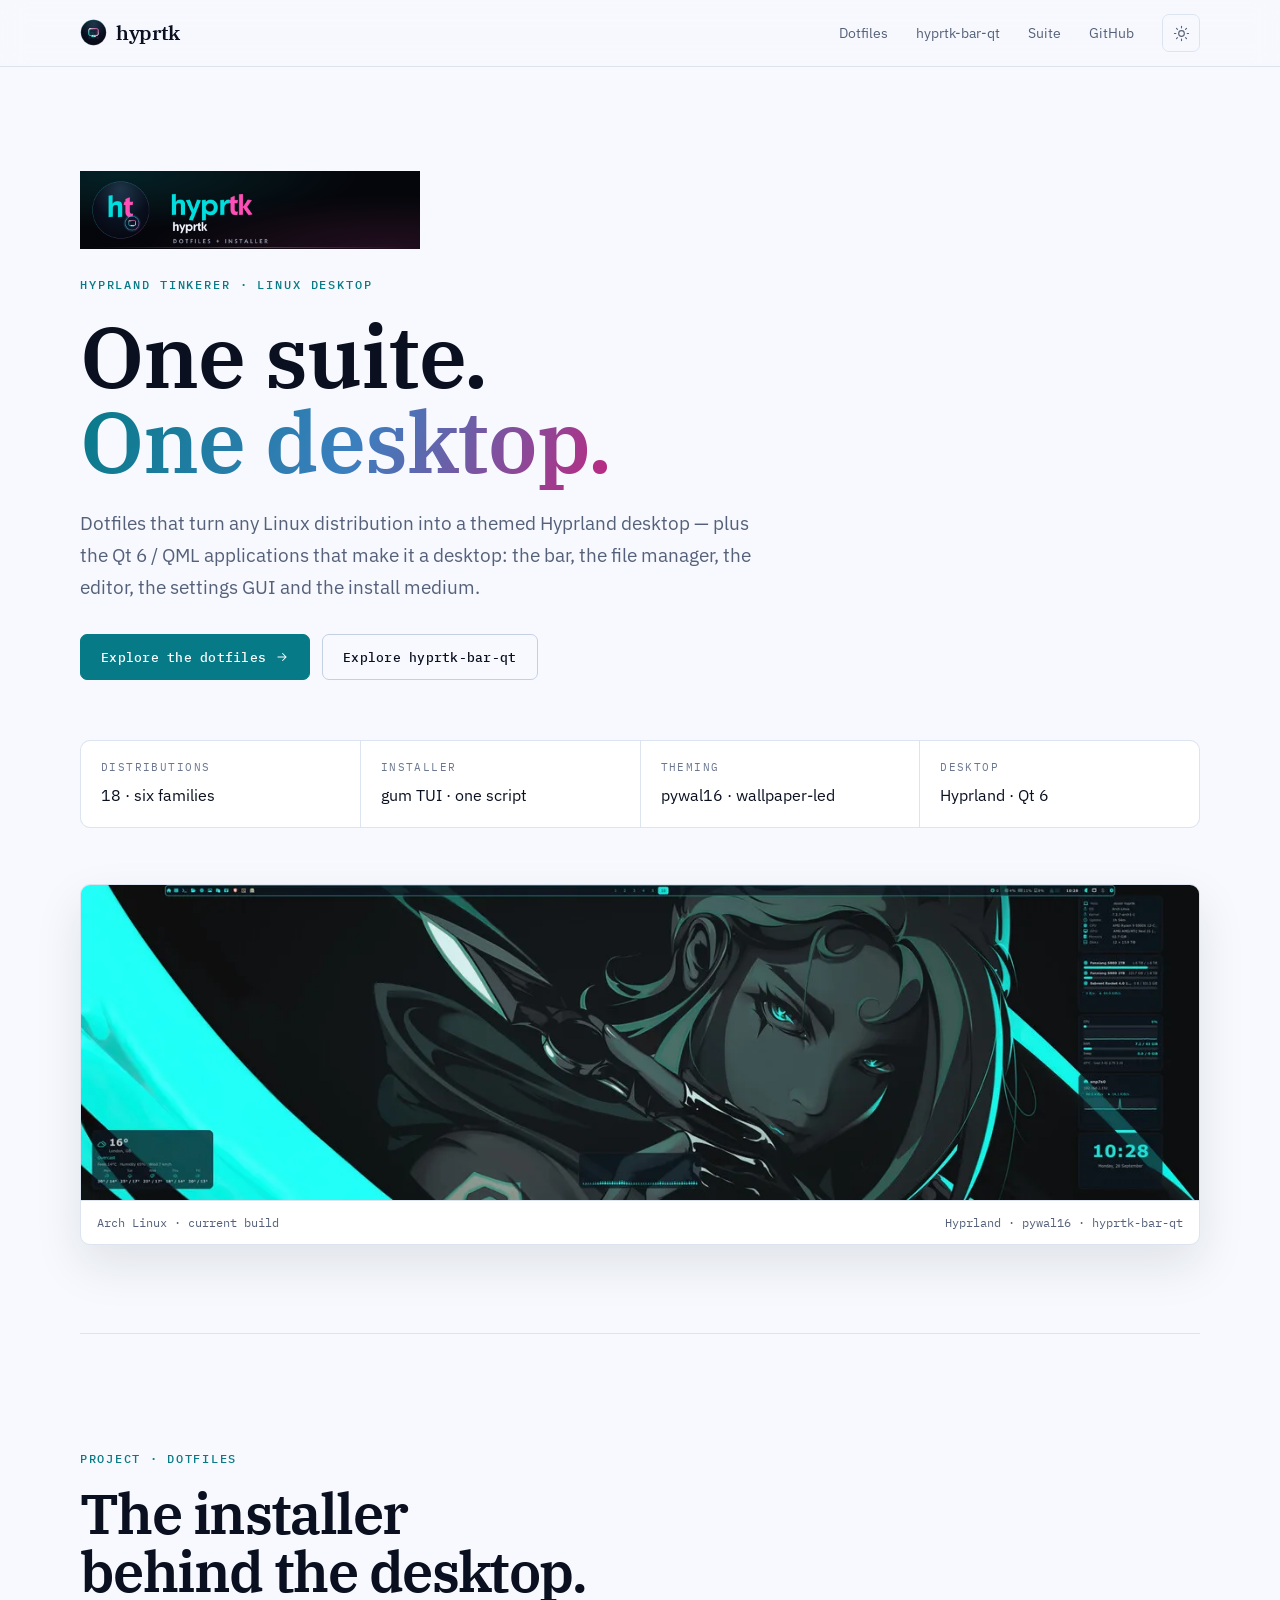
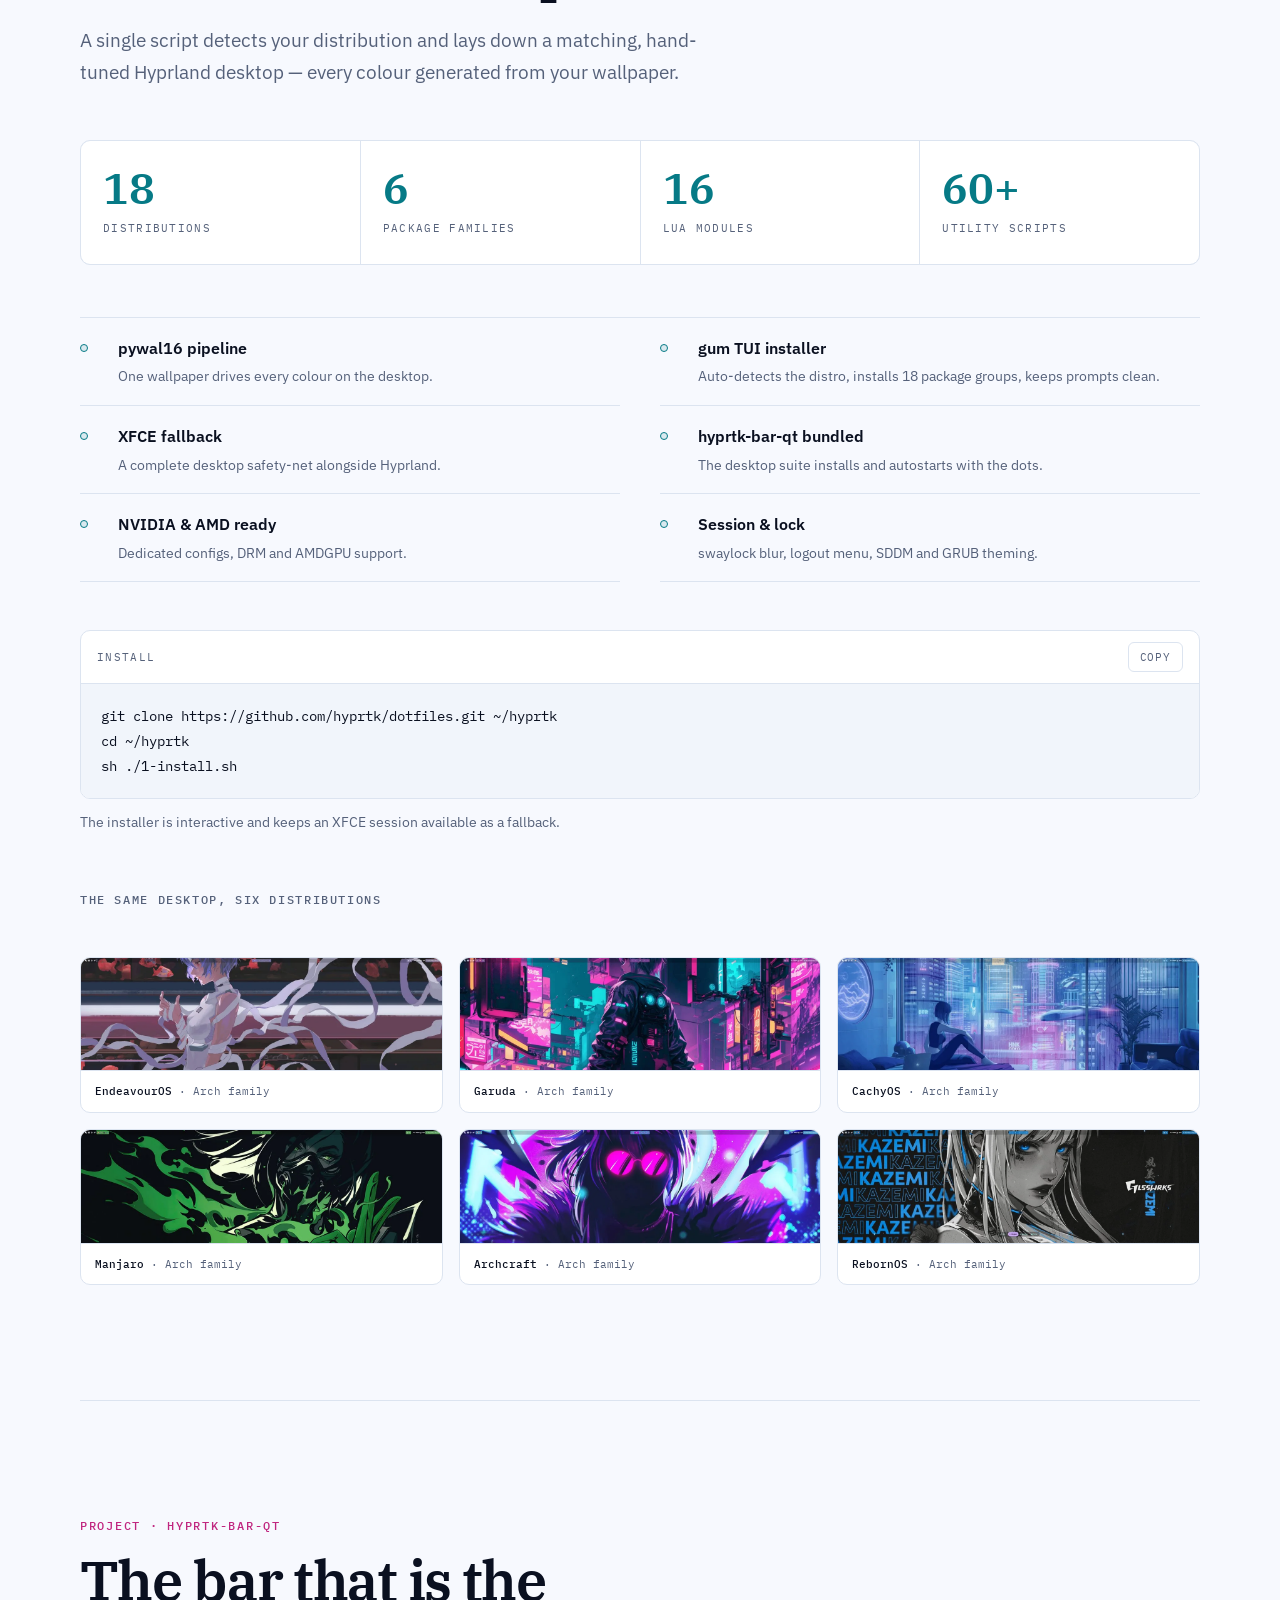
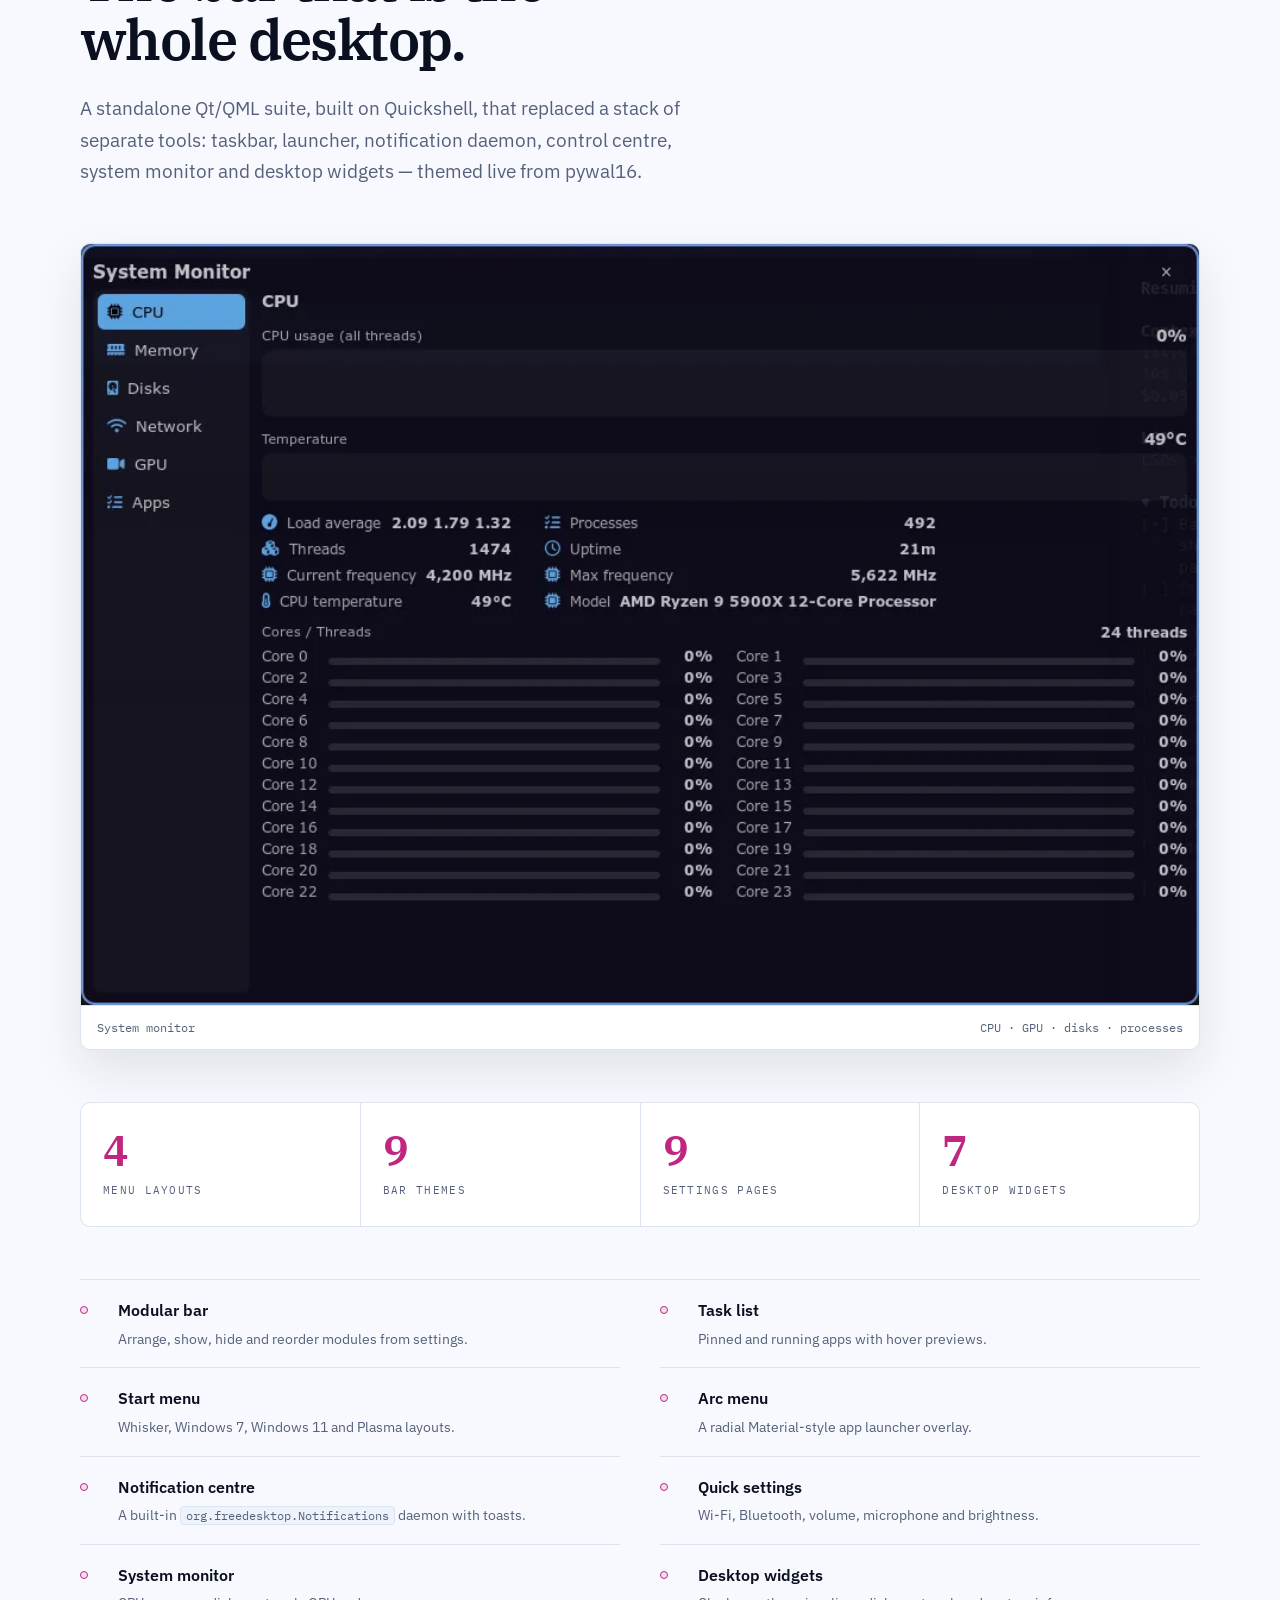
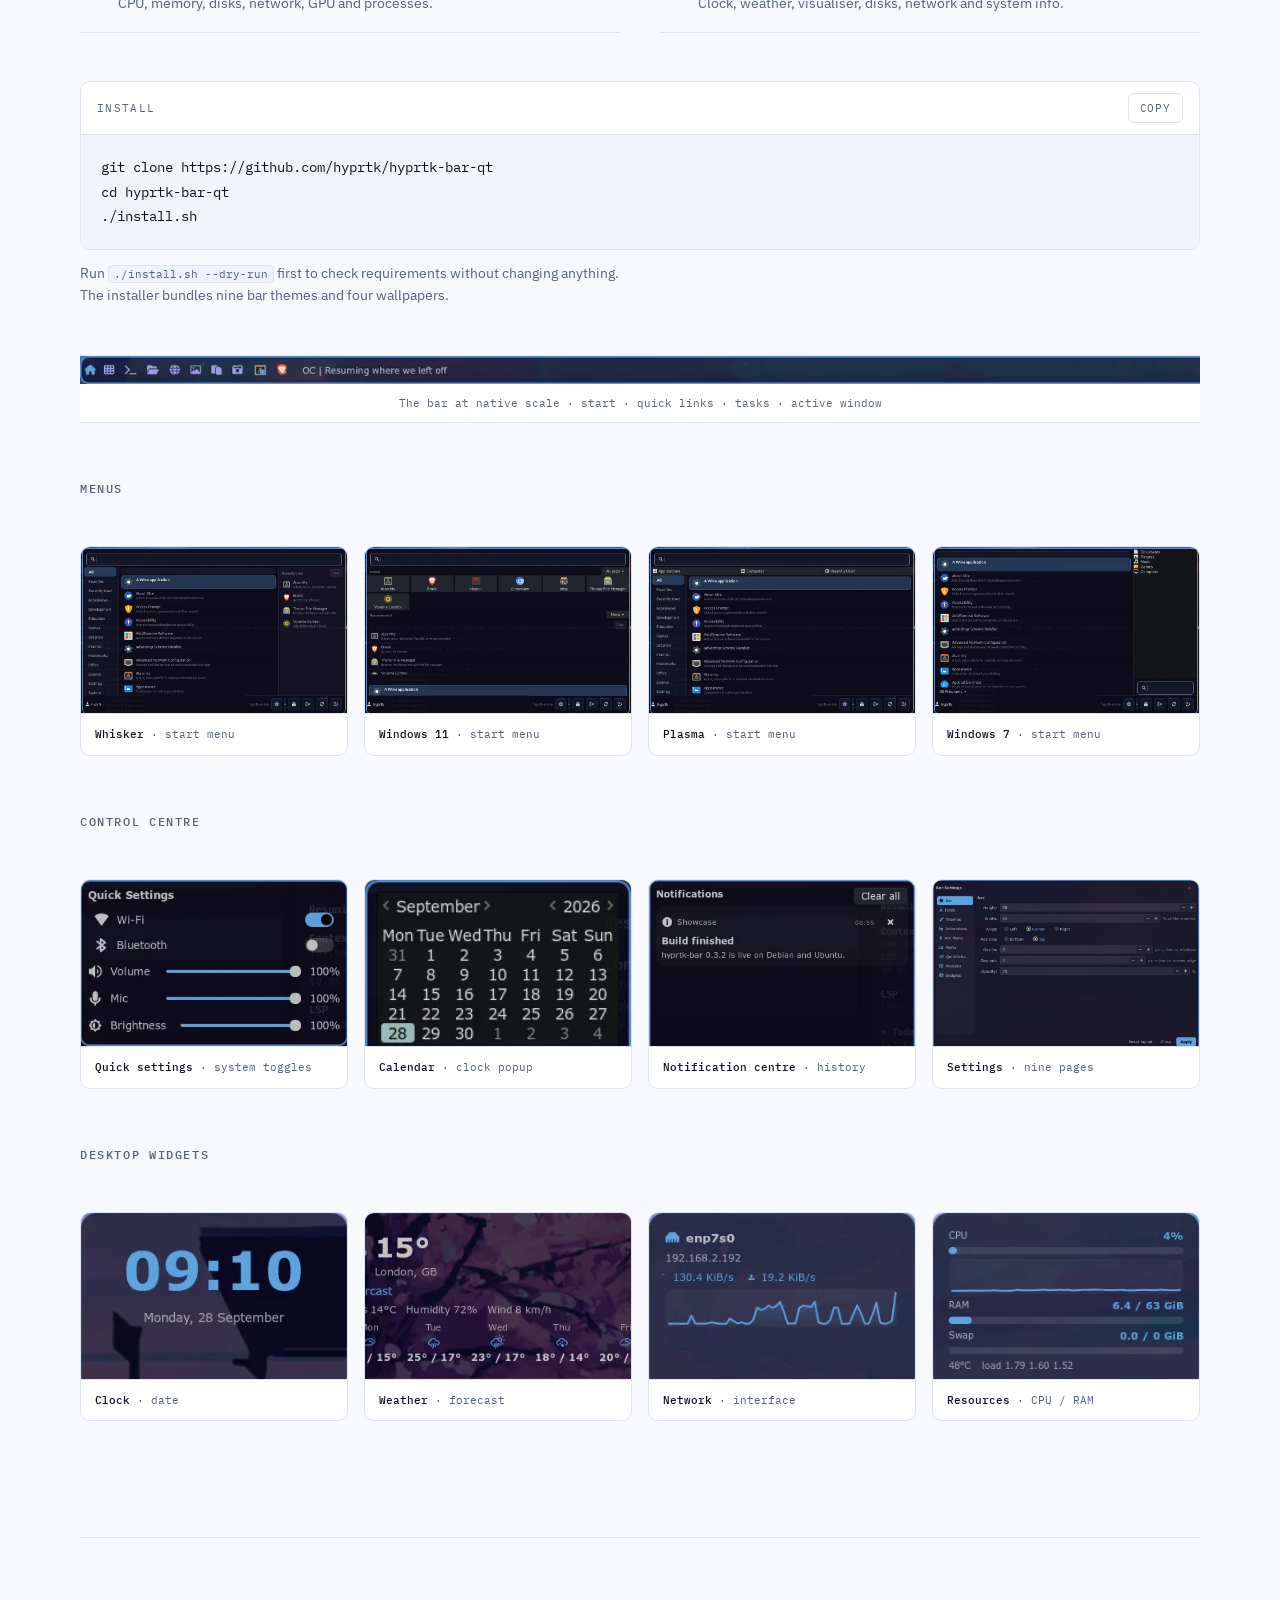
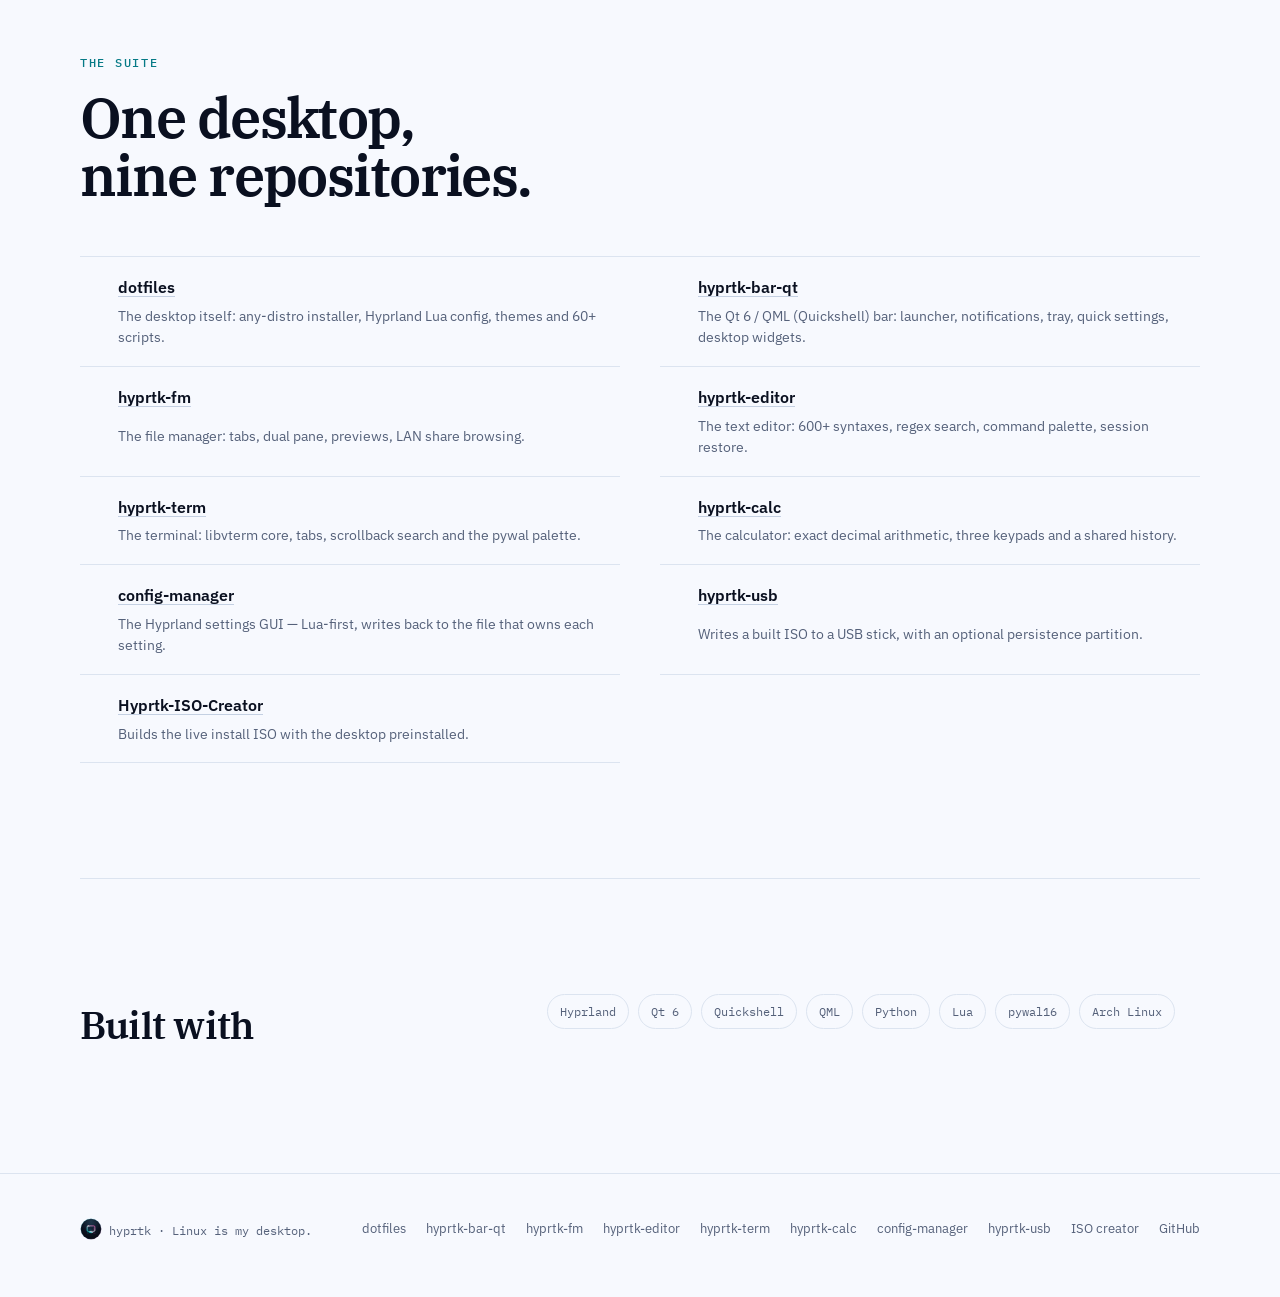
<file: index.html>
<!DOCTYPE html>
<html lang="en" data-theme="dark">
<head>
  <meta charset="utf-8">
  <meta name="viewport" content="width=device-width, initial-scale=1">
  <title>hyprtk — One suite. One desktop.</title>
  <meta name="description" content="hyprtk: Hyprland dotfiles that install a themed desktop on 18 Linux distributions, plus the Qt/QML apps that live on it — bar, file manager, editor, terminal, calculator, settings and install medium.">
  <link rel="canonical" href="https://hyprtk.github.io/">
  <meta name="theme-color" content="#05060b">
  <meta name="color-scheme" content="dark light">

  <meta property="og:type" content="website">
  <meta property="og:site_name" content="hyprtk">
  <meta property="og:title" content="hyprtk — One suite. One desktop.">
  <meta property="og:description" content="One suite, one desktop: Hyprland dotfiles for 18 Linux distributions and the Qt/QML apps that live on it.">
  <meta property="og:url" content="https://hyprtk.github.io/">
  <meta property="og:image" content="https://hyprtk.github.io/assets/img/og.jpg">
  <meta property="og:image:width" content="1200">
  <meta property="og:image:height" content="630">
  <meta name="twitter:card" content="summary_large_image">

  <link rel="icon" href="assets/favicon.svg" type="image/svg+xml">
  <link rel="preload" href="assets/fonts/ibm-plex-sans-var.woff2" as="font" type="font/woff2" crossorigin>
  <link rel="preload" href="assets/fonts/ibm-plex-serif-600-normal.woff2" as="font" type="font/woff2" crossorigin>
  <link rel="stylesheet" href="assets/css/fonts.css">
  <link rel="stylesheet" href="assets/css/styles.css">

  <script>
    (function () {
      var t;
      try { t = localStorage.getItem('theme'); } catch (e) {}
      if (t !== 'light' && t !== 'dark') {
        t = window.matchMedia && window.matchMedia('(prefers-color-scheme: light)').matches ? 'light' : 'dark';
      }
      document.documentElement.setAttribute('data-theme', t);
    })();
  </script>
</head>
<body id="top">
  <a class="skip-link" href="#main">Skip to content</a>

  <header class="site-header">
    <div class="wrap header-inner">
      <a class="brand" href="#top" aria-label="hyprtk, back to top">hyprtk</a>
      <nav class="site-nav" aria-label="Primary">
        <a href="#dotfiles">Dotfiles</a>
        <a href="#bar">hyprtk-bar-qt</a>
        <a href="#suite">Suite</a>
        <a class="nav-github" href="https://github.com/hyprtk">GitHub</a>
        <button class="theme-toggle" type="button" aria-label="Switch to light theme">
          <svg class="icon-moon" viewBox="0 0 24 24" fill="none" stroke="currentColor" stroke-width="1.6" stroke-linecap="round" stroke-linejoin="round" aria-hidden="true"><path d="M20 14.5A8.5 8.5 0 0 1 9.5 4a8.5 8.5 0 1 0 10.5 10.5z"/></svg>
          <svg class="icon-sun" viewBox="0 0 24 24" fill="none" stroke="currentColor" stroke-width="1.6" stroke-linecap="round" stroke-linejoin="round" aria-hidden="true"><circle cx="12" cy="12" r="4"/><path d="M12 2v2M12 20v2M4.9 4.9l1.4 1.4M17.7 17.7l1.4 1.4M2 12h2M20 12h2M4.9 19.1l1.4-1.4M17.7 6.3l1.4-1.4"/></svg>
        </button>
      </nav>
    </div>
  </header>

  <main id="main">
    <section class="wrap hero" aria-labelledby="hero-title">
      <img class="hero-lockup" src="assets/img/brand-banner.png" width="420" height="96" alt="hyprtk — the wordmark and the v09 mark" fetchpriority="high">
      <p class="eyebrow">Hyprland tinkerer · Linux desktop</p>
      <h1 id="hero-title">One suite.<br><span class="grad">One desktop.</span></h1>
      <p class="lede">Dotfiles that turn any Linux distribution into a themed Hyprland desktop — plus the Qt 6 / QML applications that make it a desktop: the bar, the file manager, the editor, the settings GUI and the install medium.</p>
      <div class="actions">
        <a class="btn" href="#dotfiles">Explore the dotfiles
          <svg viewBox="0 0 24 24" fill="none" stroke="currentColor" stroke-width="1.8" stroke-linecap="round" stroke-linejoin="round" aria-hidden="true"><path d="M5 12h14M13 6l6 6-6 6"/></svg>
        </a>
        <a class="btn btn--ghost" href="#bar">Explore hyprtk-bar-qt</a>
      </div>

      <dl class="specs">
        <div class="spec"><dt>Distributions</dt><dd>18 · six families</dd></div>
        <div class="spec"><dt>Installer</dt><dd>gum TUI · one script</dd></div>
        <div class="spec"><dt>Theming</dt><dd>pywal16 · wallpaper-led</dd></div>
        <div class="spec"><dt>Desktop</dt><dd>Hyprland · Qt 6</dd></div>
      </dl>

      <figure class="shot">
        <img src="assets/img/desktop-arch.webp" width="1280" height="360" fetchpriority="high" alt="An Arch Linux desktop: the hyprtk-bar-qt along the top, a pywal16-tinted wallpaper, a clock in the lower right and a weather widget in the lower left.">
        <figcaption>
          <span>Arch Linux · current build</span>
          <span>Hyprland · pywal16 · hyprtk-bar-qt</span>
        </figcaption>
      </figure>
    </section>

    <section class="wrap section project--cyan" id="dotfiles" aria-labelledby="dotfiles-title">
      <div class="section-head">
        <p class="kicker">Project · dotfiles</p>
        <h2 id="dotfiles-title">The installer behind the desktop.</h2>
        <p class="lede">A single script detects your distribution and lays down a matching, hand-tuned Hyprland desktop — every colour generated from your wallpaper.</p>
      </div>

      <div class="stats">
        <div class="stat"><b>18</b><span>Distributions</span></div>
        <div class="stat"><b>6</b><span>Package families</span></div>
        <div class="stat"><b>16</b><span>Lua modules</span></div>
        <div class="stat"><b>60+</b><span>Utility scripts</span></div>
      </div>

      <ul class="features">
        <li><strong>pywal16 pipeline</strong><span>One wallpaper drives every colour on the desktop.</span></li>
        <li><strong>gum TUI installer</strong><span>Auto-detects the distro, installs 18 package groups, keeps prompts clean.</span></li>
        <li><strong>XFCE fallback</strong><span>A complete desktop safety-net alongside Hyprland.</span></li>
        <li><strong>hyprtk-bar-qt bundled</strong><span>The desktop suite installs and autostarts with the dots.</span></li>
        <li><strong>NVIDIA &amp; AMD ready</strong><span>Dedicated configs, DRM and AMDGPU support.</span></li>
        <li><strong>Session &amp; lock</strong><span>swaylock blur, logout menu, SDDM and GRUB theming.</span></li>
      </ul>

      <div class="install">
        <div class="install-head">
          <span>Install</span>
          <button class="copy" type="button" data-copy="#code-dotfiles">Copy</button>
        </div>
        <pre><code id="code-dotfiles">git clone https://github.com/hyprtk/dotfiles.git ~/hyprtk
cd ~/hyprtk
sh ./1-install.sh</code></pre>
      </div>
      <p class="note">The installer is interactive and keeps an XFCE session available as a fallback.</p>

      <h3 class="subhead">The same desktop, six distributions</h3>
      <div class="gallery">
        <figure class="thumb"><img src="assets/img/desktop-endeavouros.webp" width="1280" height="360" loading="lazy" decoding="async" alt="The hyprtk desktop on EndeavourOS."><figcaption><b>EndeavourOS</b> · Arch family</figcaption></figure>
        <figure class="thumb"><img src="assets/img/desktop-garuda.webp" width="1280" height="360" loading="lazy" decoding="async" alt="The hyprtk desktop on Garuda Linux."><figcaption><b>Garuda</b> · Arch family</figcaption></figure>
        <figure class="thumb"><img src="assets/img/desktop-cachyos.webp" width="1280" height="360" loading="lazy" decoding="async" alt="The hyprtk desktop on CachyOS."><figcaption><b>CachyOS</b> · Arch family</figcaption></figure>
        <figure class="thumb"><img src="assets/img/desktop-manjaro.webp" width="1280" height="360" loading="lazy" decoding="async" alt="The hyprtk desktop on Manjaro."><figcaption><b>Manjaro</b> · Arch family</figcaption></figure>
        <figure class="thumb"><img src="assets/img/desktop-archcraft.webp" width="1280" height="360" loading="lazy" decoding="async" alt="The hyprtk desktop on Archcraft."><figcaption><b>Archcraft</b> · Arch family</figcaption></figure>
        <figure class="thumb"><img src="assets/img/desktop-rebornos.webp" width="1280" height="360" loading="lazy" decoding="async" alt="The hyprtk desktop on RebornOS."><figcaption><b>RebornOS</b> · Arch family</figcaption></figure>
      </div>
    </section>

    <section class="wrap section project--purple" id="bar" aria-labelledby="bar-title">
      <div class="section-head">
        <p class="kicker">Project · hyprtk-bar-qt</p>
        <h2 id="bar-title">The bar that is the whole desktop.</h2>
        <p class="lede">A standalone Qt/QML suite, built on Quickshell, that replaced a stack of separate tools: taskbar, launcher, notification daemon, control centre, system monitor and desktop widgets — themed live from pywal16.</p>
      </div>

      <figure class="shot">
        <img src="assets/img/system-monitor.webp" width="940" height="640" loading="lazy" decoding="async" alt="The hyprtk-bar-qt system monitor showing CPU, memory, GPU, disk and network usage with a process list.">
        <figcaption>
          <span>System monitor</span>
          <span>CPU · GPU · disks · processes</span>
        </figcaption>
      </figure>

      <div class="stats">
        <div class="stat"><b>4</b><span>Menu layouts</span></div>
        <div class="stat"><b>9</b><span>Bar themes</span></div>
        <div class="stat"><b>9</b><span>Settings pages</span></div>
        <div class="stat"><b>7</b><span>Desktop widgets</span></div>
      </div>

      <ul class="features">
        <li><strong>Modular bar</strong><span>Arrange, show, hide and reorder modules from settings.</span></li>
        <li><strong>Task list</strong><span>Pinned and running apps with hover previews.</span></li>
        <li><strong>Start menu</strong><span>Whisker, Windows 7, Windows 11 and Plasma layouts.</span></li>
        <li><strong>Arc menu</strong><span>A radial Material-style app launcher overlay.</span></li>
        <li><strong>Notification centre</strong><span>A built-in <code>org.freedesktop.Notifications</code> daemon with toasts.</span></li>
        <li><strong>Quick settings</strong><span>Wi-Fi, Bluetooth, volume, microphone and brightness.</span></li>
        <li><strong>System monitor</strong><span>CPU, memory, disks, network, GPU and processes.</span></li>
        <li><strong>Desktop widgets</strong><span>Clock, weather, visualiser, disks, network and system info.</span></li>
      </ul>

      <div class="install">
        <div class="install-head">
          <span>Install</span>
          <button class="copy" type="button" data-copy="#code-bar">Copy</button>
        </div>
        <pre><code id="code-bar">git clone https://github.com/hyprtk/hyprtk-bar-qt
cd hyprtk-bar-qt
./install.sh</code></pre>
      </div>
      <p class="note">Run <code>./install.sh --dry-run</code> first to check requirements without changing anything. The installer bundles nine bar themes and four wallpapers.</p>

      <figure class="strip">
        <img src="assets/img/bar-detail.webp" width="1400" height="35" loading="lazy" decoding="async" alt="A close crop of hyprtk-bar-qt at native scale: quick links, the start button, task list and the active window.">
        <figcaption>The bar at native scale · start · quick links · tasks · active window</figcaption>
      </figure>

      <h3 class="subhead">Menus</h3>
      <div class="gallery gallery--4">
        <figure class="thumb"><img src="assets/img/menu-whisker.webp" width="920" height="580" loading="lazy" decoding="async" alt="The Whisker-style start menu with categories, an app list and recently used applications."><figcaption><b>Whisker</b> · start menu</figcaption></figure>
        <figure class="thumb"><img src="assets/img/menu-win11.webp" width="920" height="580" loading="lazy" decoding="async" alt="The Windows 11-style start menu with pinned apps and a search field."><figcaption><b>Windows 11</b> · start menu</figcaption></figure>
        <figure class="thumb"><img src="assets/img/menu-plasma.webp" width="920" height="580" loading="lazy" decoding="async" alt="The Plasma-style start menu with favourites, categories and a power row."><figcaption><b>Plasma</b> · start menu</figcaption></figure>
        <figure class="thumb"><img src="assets/img/menu-win7.webp" width="920" height="580" loading="lazy" decoding="async" alt="The Windows 7-style start menu with a two-column app list."><figcaption><b>Windows 7</b> · start menu</figcaption></figure>
      </div>

      <h3 class="subhead">Control centre</h3>
      <div class="gallery gallery--4">
        <figure class="thumb"><img src="assets/img/quick-settings.webp" width="336" height="209" loading="lazy" decoding="async" alt="Quick settings panel with toggles for Wi-Fi, Bluetooth, volume, microphone and brightness."><figcaption><b>Quick settings</b> · system toggles</figcaption></figure>
        <figure class="thumb"><img src="assets/img/calendar.webp" width="231" height="176" loading="lazy" decoding="async" alt="A popup calendar on the bar clock."><figcaption><b>Calendar</b> · clock popup</figcaption></figure>
        <figure class="thumb"><img src="assets/img/notification-center.webp" width="380" height="320" loading="lazy" decoding="async" alt="The notification centre listing recent notifications with app icons."><figcaption><b>Notification centre</b> · history</figcaption></figure>
        <figure class="thumb"><img src="assets/img/settings.webp" width="915" height="580" loading="lazy" decoding="async" alt="The hyprtk-bar-qt settings window showing bar height, width, alignment and opacity controls."><figcaption><b>Settings</b> · nine pages</figcaption></figure>
      </div>

      <h3 class="subhead">Desktop widgets</h3>
      <div class="gallery gallery--4">
        <figure class="thumb"><img src="assets/img/widget-clock.webp" width="289" height="193" loading="lazy" decoding="async" alt="A large clock widget with the date."><figcaption><b>Clock</b> · date</figcaption></figure>
        <figure class="thumb"><img src="assets/img/widget-weather.webp" width="416" height="202" loading="lazy" decoding="async" alt="A weather widget showing current conditions and a short forecast."><figcaption><b>Weather</b> · forecast</figcaption></figure>
        <figure class="thumb"><img src="assets/img/widget-network.webp" width="289" height="193" loading="lazy" decoding="async" alt="A network widget showing the active interface, IP address, transfer rates and a history graph."><figcaption><b>Network</b> · interface</figcaption></figure>
        <figure class="thumb"><img src="assets/img/widget-resources.webp" width="289" height="193" loading="lazy" decoding="async" alt="A system resources widget showing CPU and memory load."><figcaption><b>Resources</b> · CPU / RAM</figcaption></figure>
      </div>
    </section>

    <section class="wrap section" id="suite" aria-labelledby="suite-title">
      <div class="section-head">
        <p class="kicker">The suite</p>
        <h2 id="suite-title">One desktop, nine repositories.</h2>
      </div>
      <ul class="features">
        <li><strong><a href="https://github.com/hyprtk/dotfiles">dotfiles</a></strong><span>The desktop itself: any-distro installer, Hyprland Lua config, themes and 60+ scripts.</span></li>
        <li><strong><a href="https://github.com/hyprtk/hyprtk-bar-qt">hyprtk-bar-qt</a></strong><span>The Qt 6 / QML (Quickshell) bar: launcher, notifications, tray, quick settings, desktop widgets.</span></li>
        <li><strong><a href="https://github.com/hyprtk/hyprtk-file-manager">hyprtk-fm</a></strong><span>The file manager: tabs, dual pane, previews, LAN share browsing.</span></li>
        <li><strong><a href="https://github.com/hyprtk/hyprtk-editor">hyprtk-editor</a></strong><span>The text editor: 600+ syntaxes, regex search, command palette, session restore.</span></li>
        <li><strong><a href="https://github.com/hyprtk/hyprtk-term">hyprtk-term</a></strong><span>The terminal: libvterm core, tabs, scrollback search and the pywal palette.</span></li>
        <li><strong><a href="https://github.com/hyprtk/hyprtk-calc">hyprtk-calc</a></strong><span>The calculator: exact decimal arithmetic, three keypads and a shared history.</span></li>
        <li><strong><a href="https://github.com/hyprtk/hyprtk-hyprland-config-manager">config-manager</a></strong><span>The Hyprland settings GUI — Lua-first, writes back to the file that owns each setting.</span></li>
        <li><strong><a href="https://github.com/hyprtk/hyprtk-usb">hyprtk-usb</a></strong><span>Writes a built ISO to a USB stick, with an optional persistence partition.</span></li>
        <li><strong><a href="https://github.com/hyprtk/Hyprtk-ISO-Creator">Hyprtk-ISO-Creator</a></strong><span>Builds the live install ISO with the desktop preinstalled.</span></li>
      </ul>
    </section>

    <section class="wrap stack" aria-labelledby="stack-title">
      <h2 id="stack-title">Built with</h2>
      <ul class="chips">
        <li>Hyprland</li>
        <li>Qt 6</li>
        <li>Quickshell</li>
        <li>QML</li>
        <li>Python</li>
        <li>Lua</li>
        <li>pywal16</li>
        <li>Arch Linux</li>
      </ul>
    </section>
  </main>

  <footer class="site-footer">
    <div class="wrap footer-inner">
      <p><img class="footer-mark" src="assets/img/brand-mark.svg" width="22" height="22" alt="">hyprtk · Linux is my desktop.</p>
      <nav class="footer-links" aria-label="Elsewhere">
        <a href="https://github.com/hyprtk/dotfiles">dotfiles</a>
        <a href="https://github.com/hyprtk/hyprtk-bar-qt">hyprtk-bar-qt</a>
        <a href="https://github.com/hyprtk/hyprtk-file-manager">hyprtk-fm</a>
        <a href="https://github.com/hyprtk/hyprtk-editor">hyprtk-editor</a>
        <a href="https://github.com/hyprtk/hyprtk-term">hyprtk-term</a>
        <a href="https://github.com/hyprtk/hyprtk-calc">hyprtk-calc</a>
        <a href="https://github.com/hyprtk/hyprtk-hyprland-config-manager">config-manager</a>
        <a href="https://github.com/hyprtk/hyprtk-usb">hyprtk-usb</a>
        <a href="https://github.com/hyprtk/Hyprtk-ISO-Creator">ISO creator</a>
        <a href="https://github.com/hyprtk">GitHub</a>
      </nav>
    </div>
  </footer>

  <div aria-live="polite" class="sr-only" id="copy-status"></div>
  <script src="assets/js/main.js" defer></script>
</body>
</html>
</file>
<file: assets/css/fonts.css>
/* IBM Plex, latin subset, self-hosted. SIL Open Font License 1.1. */

@font-face {
  font-family: 'IBM Plex Sans';
  font-style: normal;
  font-weight: 100 700;
  font-display: swap;
  src: url('../fonts/ibm-plex-sans-var.woff2') format('woff2');
}

@font-face {
  font-family: 'IBM Plex Serif';
  font-style: normal;
  font-weight: 500;
  font-display: swap;
  src: url('../fonts/ibm-plex-serif-500-normal.woff2') format('woff2');
}

@font-face {
  font-family: 'IBM Plex Serif';
  font-style: normal;
  font-weight: 600;
  font-display: swap;
  src: url('../fonts/ibm-plex-serif-600-normal.woff2') format('woff2');
}

@font-face {
  font-family: 'IBM Plex Mono';
  font-style: normal;
  font-weight: 400;
  font-display: swap;
  src: url('../fonts/ibm-plex-mono-400-normal.woff2') format('woff2');
}

@font-face {
  font-family: 'IBM Plex Mono';
  font-style: normal;
  font-weight: 500;
  font-display: swap;
  src: url('../fonts/ibm-plex-mono-500-normal.woff2') format('woff2');
}
</file>
<file: assets/css/styles.css>
:root {
  color-scheme: dark;
  --font-display: 'IBM Plex Serif', Georgia, 'Times New Roman', serif;
  --font-sans: 'IBM Plex Sans', system-ui, -apple-system, 'Segoe UI', sans-serif;
  --font-mono: 'IBM Plex Mono', ui-monospace, 'SFMono-Regular', Menlo, monospace;

  /* hyprtk brand tokens — v09 */
  --brand-cyan: #02dede;
  --brand-magenta: #fd4fb6;
  --brand-navy: #000044;
  --brand-ink: #05060b;
  --brand-white: #f2f6ff;
  --brand-muted: #8a93a6;
  --brand-grad: linear-gradient(115deg, #02dede, #5fb8f5 52%, #fd4fb6);

  --bg: #05060b;
  --bg-veil: rgba(5, 6, 11, 0.84);
  --panel: #0b101c;
  --panel-2: #101828;
  --code: #080c15;
  --line: #1c2434;
  --line-strong: #2e3a50;
  --text: #f2f6ff;
  --muted: #8a93a6;
  --faint: #71809a;
  --accent: #02dede;
  --accent-strong: #63f2f2;
  --accent-2: #fd4fb6;
  --accent-2-strong: #ff8acd;
  --on-accent: #04131a;
  --shadow: 0 24px 60px rgba(0, 0, 0, 0.42);

  --wrap: 1120px;
  --gutter: clamp(20px, 5vw, 48px);
  --radius: 10px;
  --radius-sm: 7px;
  --step: clamp(64px, 9vw, 120px);
}

:root[data-theme='light'] {
  color-scheme: light;
  --brand-grad: linear-gradient(115deg, #067a86, #3b7fbf 52%, #c0267f);
  --bg: #f7f9fe;
  --bg-veil: rgba(247, 249, 254, 0.86);
  --panel: #ffffff;
  --panel-2: #eef3fb;
  --code: #f1f5fb;
  --line: #dce4f0;
  --line-strong: #c4d0e2;
  --text: #0a1020;
  --muted: #55617a;
  --faint: #6b7790;
  --accent: #067a86;
  --accent-strong: #045c66;
  --accent-2: #c0267f;
  --accent-2-strong: #9d1e66;
  --on-accent: #ffffff;
  --shadow: 0 20px 48px rgba(20, 28, 44, 0.10);
}

*,
*::before,
*::after {
  box-sizing: border-box;
}

html {
  scroll-behavior: smooth;
  -webkit-text-size-adjust: 100%;
}

body {
  margin: 0;
  background: var(--bg);
  color: var(--text);
  font-family: var(--font-sans);
  font-size: 1.0625rem;
  line-height: 1.65;
  font-kerning: normal;
  text-rendering: optimizeLegibility;
  -webkit-font-smoothing: antialiased;
}

::selection {
  background: var(--accent);
  color: var(--on-accent);
}

img {
  max-width: 100%;
  height: auto;
}

a {
  color: var(--text);
  text-decoration-color: var(--line-strong);
  text-underline-offset: 0.22em;
  text-decoration-thickness: 1px;
  transition: color 160ms ease, text-decoration-color 160ms ease;
}

a:hover {
  color: var(--accent-strong);
  text-decoration-color: var(--accent);
}

:focus-visible {
  outline: 2px solid var(--accent);
  outline-offset: 3px;
  border-radius: 3px;
}

h1,
h2,
h3 {
  margin: 0;
  font-family: var(--font-display);
  font-weight: 600;
  text-wrap: balance;
}

h3 {
  font-family: var(--font-sans);
  font-weight: 600;
  letter-spacing: -0.01em;
}

p {
  margin: 0;
}

.skip-link {
  position: absolute;
  left: 16px;
  top: -80px;
  z-index: 100;
  padding: 10px 16px;
  border-radius: var(--radius-sm);
  background: var(--accent);
  color: var(--on-accent);
  font-family: var(--font-mono);
  font-size: 0.8rem;
  text-decoration: none;
}

.skip-link:focus {
  top: 16px;
}

.wrap {
  width: min(100% - (var(--gutter) * 2), var(--wrap));
  margin-inline: auto;
}

.site-header {
  position: sticky;
  top: 0;
  z-index: 20;
  border-bottom: 1px solid var(--line);
  background: var(--bg);
  background: var(--bg-veil);
  backdrop-filter: blur(12px);
}

.header-inner {
  display: flex;
  align-items: center;
  justify-content: space-between;
  gap: 20px;
  min-height: 66px;
}

.brand {
  display: inline-flex;
  align-items: center;
  gap: 9px;
  font-family: var(--font-display);
  font-size: 1.28rem;
  font-weight: 600;
  letter-spacing: -0.02em;
  text-decoration: none;
}

.brand::before {
  content: '';
  width: 27px;
  height: 27px;
  border-radius: 7px;
  background: url('../img/brand-mark.svg') center / contain no-repeat;
}

.site-nav {
  display: flex;
  align-items: center;
  gap: clamp(14px, 2.4vw, 28px);
}

.site-nav a {
  color: var(--muted);
  font-size: 0.9rem;
  text-decoration: none;
}

.site-nav a:hover {
  color: var(--text);
}

.theme-toggle {
  display: inline-grid;
  place-items: center;
  width: 38px;
  height: 38px;
  padding: 0;
  border: 1px solid var(--line);
  border-radius: var(--radius-sm);
  background: transparent;
  color: var(--muted);
  cursor: pointer;
  transition: color 160ms ease, border-color 160ms ease;
}

.theme-toggle:hover {
  color: var(--text);
  border-color: var(--line-strong);
}

.theme-toggle svg {
  width: 17px;
  height: 17px;
}

.theme-toggle .icon-sun {
  display: none;
}

:root[data-theme='light'] .theme-toggle .icon-sun {
  display: block;
}

:root[data-theme='light'] .theme-toggle .icon-moon {
  display: none;
}

.hero {
  padding-block: clamp(52px, 9vw, 104px) clamp(48px, 7vw, 88px);
}

.eyebrow {
  margin: 0 0 20px;
  font-family: var(--font-mono);
  font-size: 0.73rem;
  font-weight: 500;
  letter-spacing: 0.16em;
  text-transform: uppercase;
  color: var(--accent);
}

.eyebrow--muted {
  color: var(--muted);
}

.hero h1 {
  max-width: 13ch;
  font-size: clamp(2.85rem, 7.6vw, 5.4rem);
  line-height: 0.98;
  letter-spacing: -0.01em;
}

.hero-lockup {
  display: block;
  width: min(340px, 66vw);
  height: auto;
  margin: 0 0 26px;
}

.grad {
  background: var(--brand-grad);
  -webkit-background-clip: text;
  background-clip: text;
  color: transparent;
}

.lede {
  max-width: 62ch;
  margin-top: 24px;
  font-size: clamp(1.05rem, 1.5vw, 1.25rem);
  color: var(--muted);
}

.actions {
  display: flex;
  flex-wrap: wrap;
  gap: 12px;
  margin-top: 32px;
}

.btn {
  display: inline-flex;
  align-items: center;
  gap: 9px;
  min-height: 46px;
  padding: 0 20px;
  border: 1px solid var(--accent);
  border-radius: var(--radius-sm);
  background: var(--accent);
  color: var(--on-accent);
  font-family: var(--font-mono);
  font-size: 0.8rem;
  font-weight: 500;
  letter-spacing: 0.02em;
  text-decoration: none;
  transition: background 160ms ease, border-color 160ms ease, color 160ms ease;
}

.btn:hover {
  background: var(--accent-strong);
  border-color: var(--accent-strong);
  color: var(--on-accent);
}

.btn--ghost {
  background: transparent;
  border-color: var(--line-strong);
  color: var(--text);
}

.btn--ghost:hover {
  background: var(--panel-2);
  border-color: var(--line-strong);
  color: var(--text);
}

.btn svg {
  width: 14px;
  height: 14px;
}

.specs {
  display: grid;
  grid-template-columns: repeat(4, minmax(0, 1fr));
  gap: 1px;
  margin-top: clamp(40px, 6vw, 60px);
  border: 1px solid var(--line);
  border-radius: var(--radius);
  background: var(--line);
  overflow: hidden;
}

.spec {
  padding: 18px 20px;
  background: var(--panel);
}

.spec dt {
  font-family: var(--font-mono);
  font-size: 0.68rem;
  letter-spacing: 0.13em;
  text-transform: uppercase;
  color: var(--faint);
}

.spec dd {
  margin: 6px 0 0;
  font-size: 0.98rem;
  color: var(--text);
}

.shot {
  margin: clamp(36px, 5vw, 56px) 0 0;
  border: 1px solid var(--line);
  border-radius: var(--radius);
  background: var(--panel);
  overflow: hidden;
  box-shadow: var(--shadow);
}

.shot img {
  display: block;
  width: 100%;
}

.shot figcaption {
  display: flex;
  flex-wrap: wrap;
  justify-content: space-between;
  gap: 6px 18px;
  padding: 12px 16px;
  border-top: 1px solid var(--line);
  font-family: var(--font-mono);
  font-size: 0.72rem;
  color: var(--muted);
}

.section {
  padding-block: var(--step);
  border-top: 1px solid var(--line);
}

.section-head {
  max-width: 64ch;
}

.kicker {
  margin: 0 0 16px;
  font-family: var(--font-mono);
  font-size: 0.72rem;
  font-weight: 500;
  letter-spacing: 0.15em;
  text-transform: uppercase;
  color: var(--project, var(--accent));
}

.section h2 {
  max-width: 20ch;
  font-size: clamp(2.1rem, 4.6vw, 3.5rem);
  line-height: 1.04;
  letter-spacing: -0.028em;
}

.project--cyan {
  --project: var(--accent);
  --project-soft: color-mix(in srgb, var(--accent) 12%, transparent);
}

.project--purple {
  --project: var(--accent-2);
  --project-soft: color-mix(in srgb, var(--accent-2) 12%, transparent);
}

.stats {
  display: grid;
  grid-template-columns: repeat(4, minmax(0, 1fr));
  gap: 1px;
  margin-top: clamp(32px, 5vw, 52px);
  border: 1px solid var(--line);
  border-radius: var(--radius);
  background: var(--line);
  overflow: hidden;
}

.stat {
  padding: 26px 22px;
  background: var(--panel);
}

.stat b {
  display: block;
  font-family: var(--font-display);
  font-size: clamp(1.9rem, 3.4vw, 2.7rem);
  font-weight: 600;
  line-height: 1;
  color: var(--project);
  font-variant-numeric: tabular-nums;
}

.stat span {
  display: block;
  margin-top: 10px;
  font-family: var(--font-mono);
  font-size: 0.68rem;
  letter-spacing: 0.12em;
  text-transform: uppercase;
  color: var(--muted);
}

.features {
  display: grid;
  grid-template-columns: repeat(2, minmax(0, 1fr));
  gap: 0 40px;
  margin: clamp(32px, 5vw, 52px) 0 0;
  padding: 0;
  list-style: none;
  border-top: 1px solid var(--line);
}

.features li {
  display: grid;
  grid-template-columns: 26px 1fr;
  gap: 4px 12px;
  padding: 18px 0;
  border-bottom: 1px solid var(--line);
  font-size: 0.97rem;
}

.features li::before {
  content: '';
  width: 8px;
  height: 8px;
  margin-top: 8px;
  border: 1px solid var(--project);
  border-radius: 50%;
  background: var(--project-soft);
}

.features strong {
  grid-column: 2;
  display: block;
  font-weight: 600;
}

.features span {
  grid-column: 2;
  color: var(--muted);
  font-size: 0.9rem;
  line-height: 1.5;
}

.install {
  margin-top: clamp(32px, 5vw, 48px);
  border: 1px solid var(--line);
  border-radius: var(--radius);
  background: var(--panel);
  overflow: hidden;
}

.install-head {
  display: flex;
  align-items: center;
  justify-content: space-between;
  gap: 16px;
  padding: 11px 16px;
  border-bottom: 1px solid var(--line);
  font-family: var(--font-mono);
  font-size: 0.7rem;
  letter-spacing: 0.12em;
  text-transform: uppercase;
  color: var(--muted);
}

.copy {
  padding: 7px 11px;
  border: 1px solid var(--line);
  border-radius: 6px;
  background: transparent;
  color: var(--muted);
  font-family: var(--font-mono);
  font-size: 0.68rem;
  letter-spacing: 0.08em;
  text-transform: uppercase;
  cursor: pointer;
  transition: color 160ms ease, border-color 160ms ease;
}

.copy:hover {
  color: var(--text);
  border-color: var(--line-strong);
}

.copy[data-copied='true'] {
  color: var(--project);
  border-color: var(--project);
}

.install pre {
  margin: 0;
  padding: 20px;
  overflow-x: auto;
  background: var(--code);
  color: var(--text);
  font-family: var(--font-mono);
  font-size: 0.88rem;
  line-height: 1.75;
  tab-size: 2;
}

.install code {
  font-family: inherit;
}

.code-prompt {
  color: var(--project);
  user-select: none;
}

.gallery {
  display: grid;
  gap: 16px;
  margin-top: clamp(32px, 5vw, 48px);
  grid-template-columns: repeat(3, minmax(0, 1fr));
}

.gallery--2 {
  grid-template-columns: repeat(2, minmax(0, 1fr));
}

.gallery--4 {
  grid-template-columns: repeat(4, minmax(0, 1fr));
}

.thumb {
  margin: 0;
  border: 1px solid var(--line);
  border-radius: var(--radius);
  background: var(--panel);
  overflow: hidden;
}

.thumb img {
  display: block;
  width: 100%;
  aspect-ratio: 3.2 / 1;
  object-fit: cover;
  object-position: center top;
}

.gallery--2 .thumb img,
.gallery--4 .thumb img {
  aspect-ratio: 16 / 10;
}

.thumb figcaption {
  padding: 11px 14px;
  border-top: 1px solid var(--line);
  font-family: var(--font-mono);
  font-size: 0.7rem;
  color: var(--muted);
}

.thumb figcaption b {
  font-weight: 500;
  color: var(--text);
}

.subhead {
  margin: clamp(36px, 5vw, 56px) 0 0;
  font-family: var(--font-mono);
  font-size: 0.72rem;
  font-weight: 500;
  letter-spacing: 0.14em;
  text-transform: uppercase;
  color: var(--muted);
}

.strip {
  margin: clamp(32px, 5vw, 48px) 0 0;
  border-block: 1px solid var(--line);
  background: var(--panel);
  overflow: hidden;
}

.strip img {
  display: block;
  width: 100%;
  height: auto;
}

.strip figcaption {
  padding: 10px 16px;
  font-family: var(--font-mono);
  font-size: 0.7rem;
  color: var(--muted);
  text-align: center;
}

.note {
  max-width: 70ch;
  margin-top: 12px;
  font-size: 0.85rem;
  color: var(--muted);
}

.note code,
.features code {
  padding: 1px 5px;
  border: 1px solid var(--line);
  border-radius: 4px;
  background: var(--panel-2);
  font-family: var(--font-mono);
  font-size: 0.82em;
}

.sr-only {
  position: absolute;
  width: 1px;
  height: 1px;
  padding: 0;
  margin: -1px;
  overflow: hidden;
  clip: rect(0, 0, 0, 0);
  white-space: nowrap;
  border: 0;
}

.stack {
  display: grid;
  grid-template-columns: minmax(0, 0.8fr) minmax(0, 1.2fr);
  gap: 32px;
  align-items: start;
  padding-block: var(--step);
  border-top: 1px solid var(--line);
}

.stack h2 {
  font-size: clamp(1.7rem, 3vw, 2.4rem);
  letter-spacing: -0.02em;
}

.chips {
  display: flex;
  flex-wrap: wrap;
  gap: 9px;
  margin: 0;
  padding: 0;
  list-style: none;
}

.chips li {
  padding: 7px 12px;
  border: 1px solid var(--line);
  border-radius: 999px;
  font-family: var(--font-mono);
  font-size: 0.72rem;
  color: var(--muted);
}

.site-footer {
  border-top: 1px solid var(--line);
  padding-block: 44px 56px;
}

.footer-inner {
  display: flex;
  flex-wrap: wrap;
  justify-content: space-between;
  align-items: center;
  gap: 18px 32px;
}

.footer-inner p {
  font-family: var(--font-mono);
  font-size: 0.74rem;
  color: var(--muted);
}

.footer-mark {
  width: 22px;
  height: 22px;
  border-radius: 5px;
  vertical-align: -5px;
  margin-right: 7px;
}

.footer-links {
  display: flex;
  flex-wrap: wrap;
  gap: 20px;
}

.footer-links a {
  color: var(--muted);
  font-size: 0.82rem;
  text-decoration: none;
}

.footer-links a:hover {
  color: var(--text);
}

.page-404 {
  display: grid;
  place-items: center;
  min-height: calc(100svh - 66px - 200px);
  padding-block: clamp(64px, 12vw, 140px);
  text-align: left;
}

.page-404 h1 {
  font-size: clamp(5rem, 18vw, 11rem);
  line-height: 0.9;
  letter-spacing: -0.05em;
}

.page-404 p {
  margin-top: 16px;
  color: var(--muted);
  max-width: 46ch;
}

@media (max-width: 900px) {
  .gallery--4 {
    grid-template-columns: repeat(2, minmax(0, 1fr));
  }

  .gallery {
    grid-template-columns: repeat(2, minmax(0, 1fr));
  }

  .stack {
    grid-template-columns: 1fr;
    gap: 24px;
  }
}

@media (max-width: 760px) {
  .site-nav a:not(.nav-github) {
    display: none;
  }

  .specs,
  .stats {
    grid-template-columns: repeat(2, minmax(0, 1fr));
  }

  .features {
    grid-template-columns: 1fr;
  }

  .hero h1 {
    max-width: 15ch;
  }
}

@media (max-width: 540px) {
  .gallery,
  .gallery--2,
  .gallery--4 {
    grid-template-columns: 1fr;
  }

  .gallery .thumb img,
  .gallery--2 .thumb img,
  .gallery--4 .thumb img {
    aspect-ratio: 16 / 9;
  }

  .actions .btn {
    flex: 1 1 100%;
    justify-content: center;
  }

  .footer-inner {
    flex-direction: column;
    align-items: flex-start;
  }
}

@media (prefers-reduced-motion: reduce) {
  html {
    scroll-behavior: auto;
  }

  *,
  *::before,
  *::after {
    animation-duration: 0.001ms !important;
    animation-iteration-count: 1 !important;
    transition-duration: 0.001ms !important;
  }
}

section[id] {
  scroll-margin-top: 84px;
}
</file>
